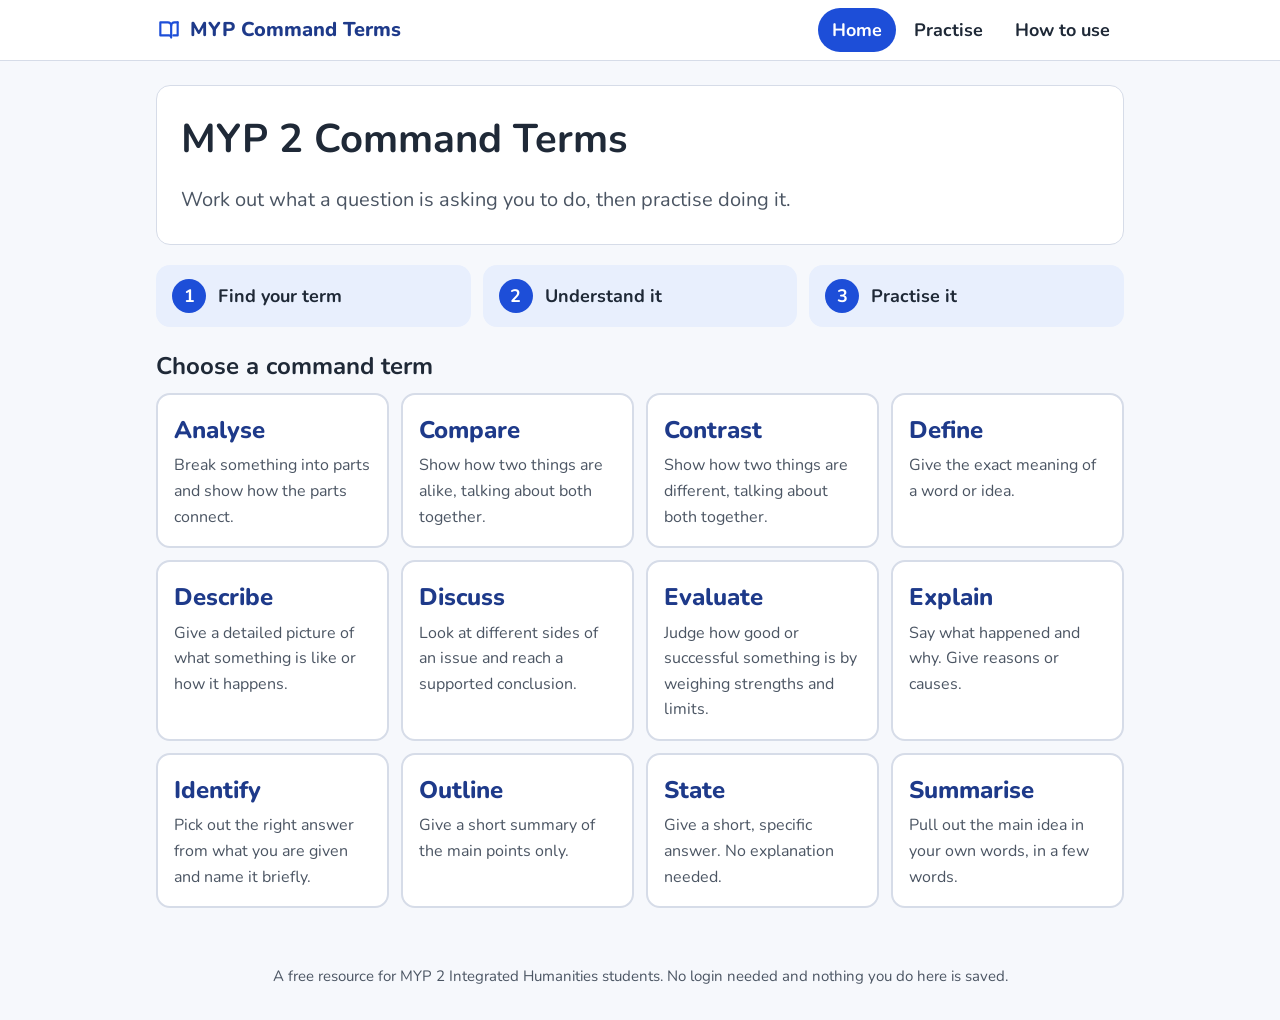
<file: index.html>
<!DOCTYPE html>
<html lang="en">
<head>
<meta charset="utf-8">
<meta name="viewport" content="width=device-width, initial-scale=1">
<title>MYP Command Terms</title>
<meta name="description" content="A free guide to MYP 2 Integrated Humanities command terms, with examples, model answers and practice.">
<link rel="preconnect" href="https://fonts.googleapis.com">
<link rel="preconnect" href="https://fonts.gstatic.com" crossorigin>
<link href="https://fonts.googleapis.com/css2?family=Nunito:wght@400;700;800&display=swap" rel="stylesheet">
<link rel="stylesheet" href="style.css">
</head>
<body data-page="home">
<header class="site-header" id="site-header"></header>
<main id="main">
<section class="hero"><h1>MYP 2 Command Terms</h1><p>Work out what a question is asking you to do, then practise doing it.</p></section>
<ol class="steps" aria-label="How to use this site"><li><span class="num">1</span>Find your term</li><li><span class="num">2</span>Understand it</li><li><span class="num">3</span>Practise it</li></ol>
<h2>Choose a command term</h2>
<ul class="grid" id="grid"></ul>
</main>
<footer class="site-footer" id="site-footer"></footer>
<script src="data.js"></script>
<script src="app.js"></script>
</body>
</html>
</file>
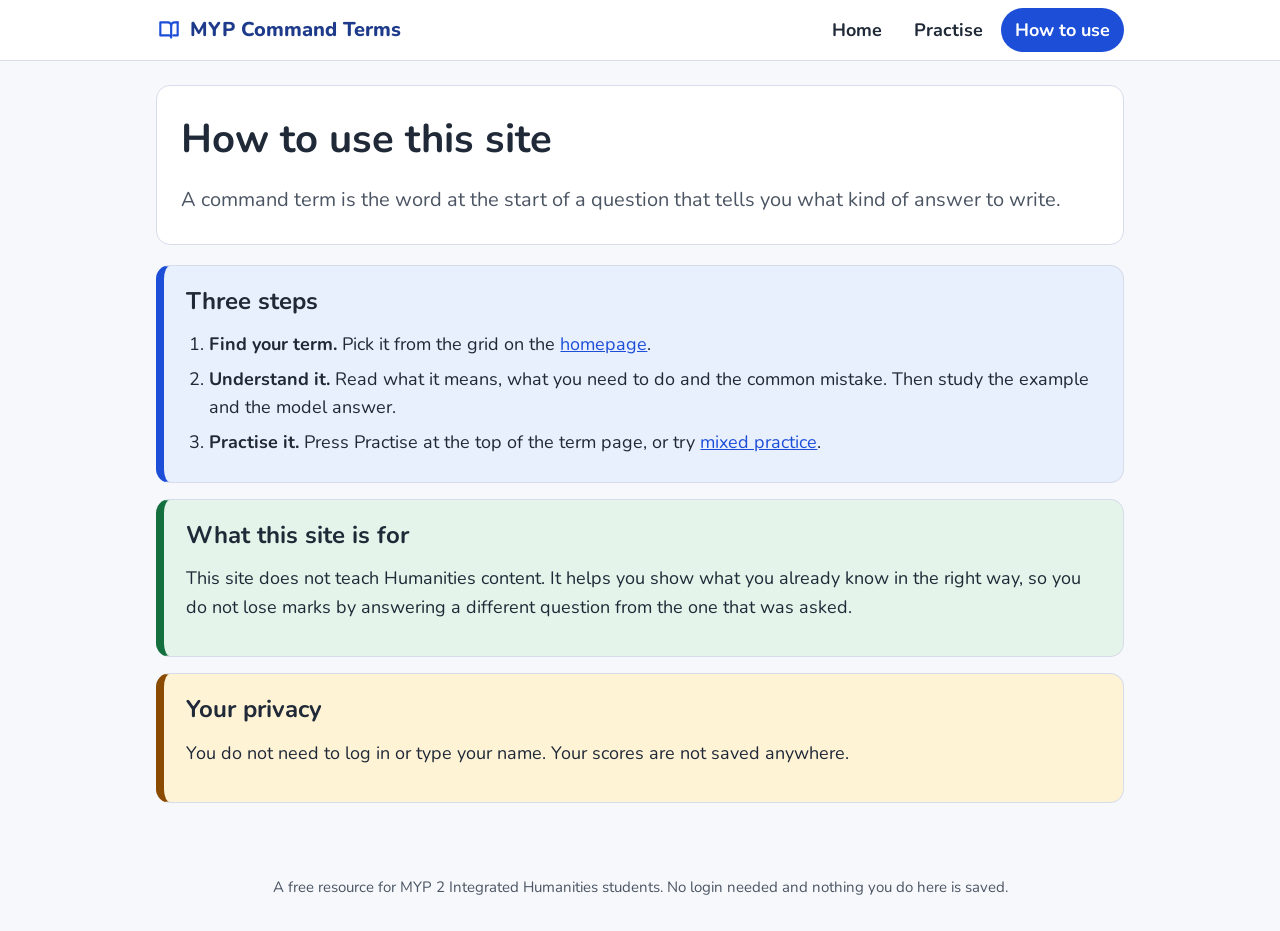
<file: how-to-use.html>
<!DOCTYPE html>
<html lang="en">
<head>
<meta charset="utf-8">
<meta name="viewport" content="width=device-width, initial-scale=1">
<title>How to use - MYP Command Terms</title>
<meta name="description" content="A free guide to MYP 2 Integrated Humanities command terms, with examples, model answers and practice.">
<link rel="preconnect" href="https://fonts.googleapis.com">
<link rel="preconnect" href="https://fonts.gstatic.com" crossorigin>
<link href="https://fonts.googleapis.com/css2?family=Nunito:wght@400;700;800&display=swap" rel="stylesheet">
<link rel="stylesheet" href="style.css">
</head>
<body data-page="how">
<header class="site-header" id="site-header"></header>
<main id="main">
<section class="hero"><h1>How to use this site</h1><p>A command term is the word at the start of a question that tells you what kind of answer to write.</p></section>
<section class="card blue"><h2>Three steps</h2><ol><li><strong>Find your term.</strong> Pick it from the grid on the <a href="index.html">homepage</a>.</li><li><strong>Understand it.</strong> Read what it means, what you need to do and the common mistake. Then study the example and the model answer.</li><li><strong>Practise it.</strong> Press Practise at the top of the term page, or try <a href="practice.html">mixed practice</a>.</li></ol></section>
<section class="card green"><h2>What this site is for</h2><p>This site does not teach Humanities content. It helps you show what you already know in the right way, so you do not lose marks by answering a different question from the one that was asked.</p></section>
<section class="card amber"><h2>Your privacy</h2><p>You do not need to log in or type your name. Your scores are not saved anywhere.</p></section>
</main>
<footer class="site-footer" id="site-footer"></footer>
<script src="data.js"></script>
<script src="app.js"></script>
</body>
</html>
</file>
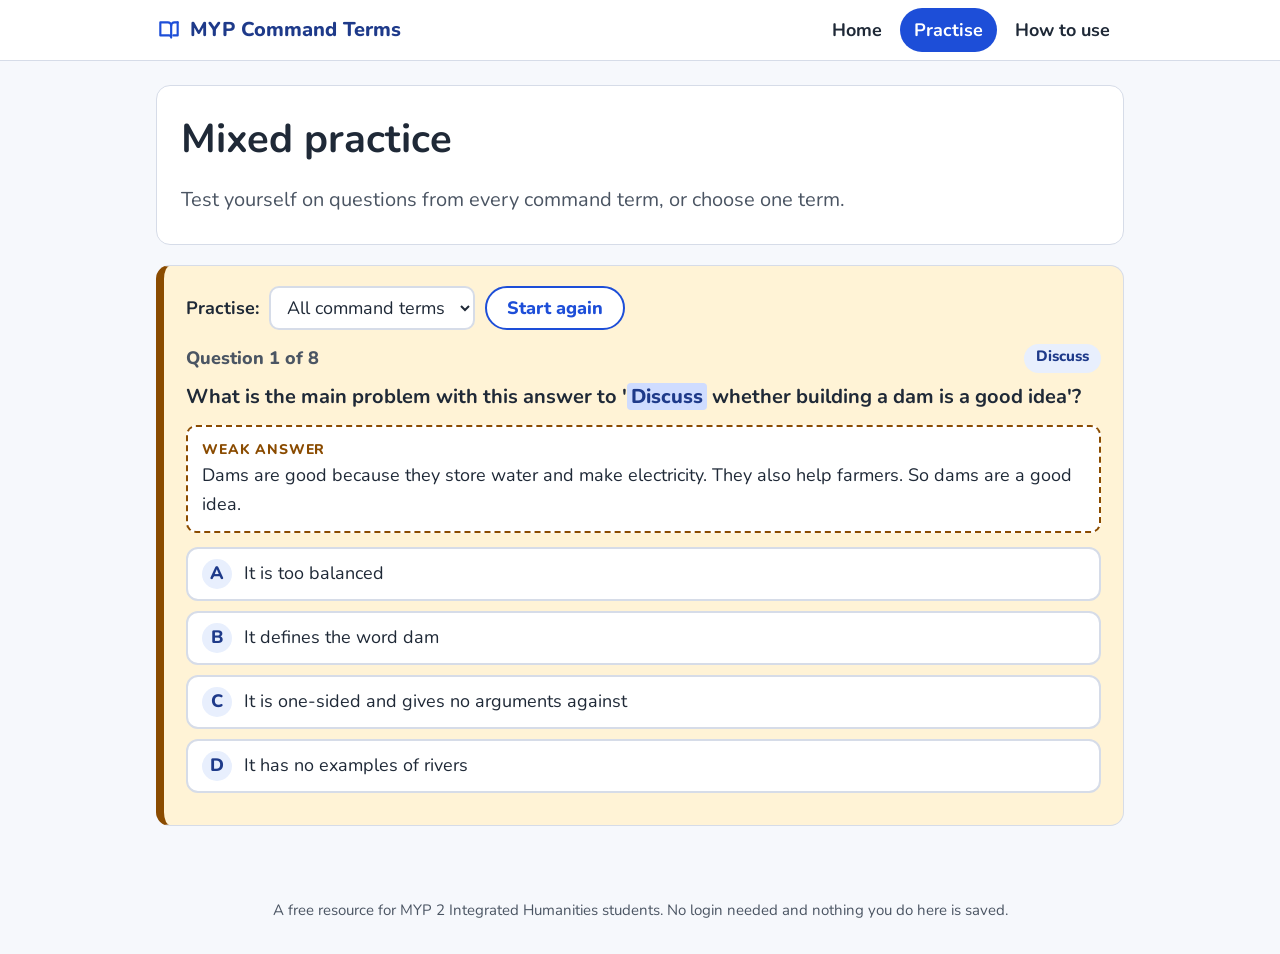
<file: practice.html>
<!DOCTYPE html>
<html lang="en">
<head>
<meta charset="utf-8">
<meta name="viewport" content="width=device-width, initial-scale=1">
<title>Mixed practice - MYP Command Terms</title>
<meta name="description" content="A free guide to MYP 2 Integrated Humanities command terms, with examples, model answers and practice.">
<link rel="preconnect" href="https://fonts.googleapis.com">
<link rel="preconnect" href="https://fonts.gstatic.com" crossorigin>
<link href="https://fonts.googleapis.com/css2?family=Nunito:wght@400;700;800&display=swap" rel="stylesheet">
<link rel="stylesheet" href="style.css">
</head>
<body data-page="practice">
<header class="site-header" id="site-header"></header>
<main id="main">
<section class="hero"><h1>Mixed practice</h1><p>Test yourself on questions from every command term, or choose one term.</p></section>
<section class="card amber" aria-label="Practice quiz"><div class="picker"><label for="scope"><strong>Practise:</strong></label><select id="scope"></select><button type="button" class="btn secondary" id="begin">Start again</button></div><div id="practice-quiz"></div></section>
</main>
<footer class="site-footer" id="site-footer"></footer>
<script src="data.js"></script>
<script src="app.js"></script>
</body>
</html>
</file>
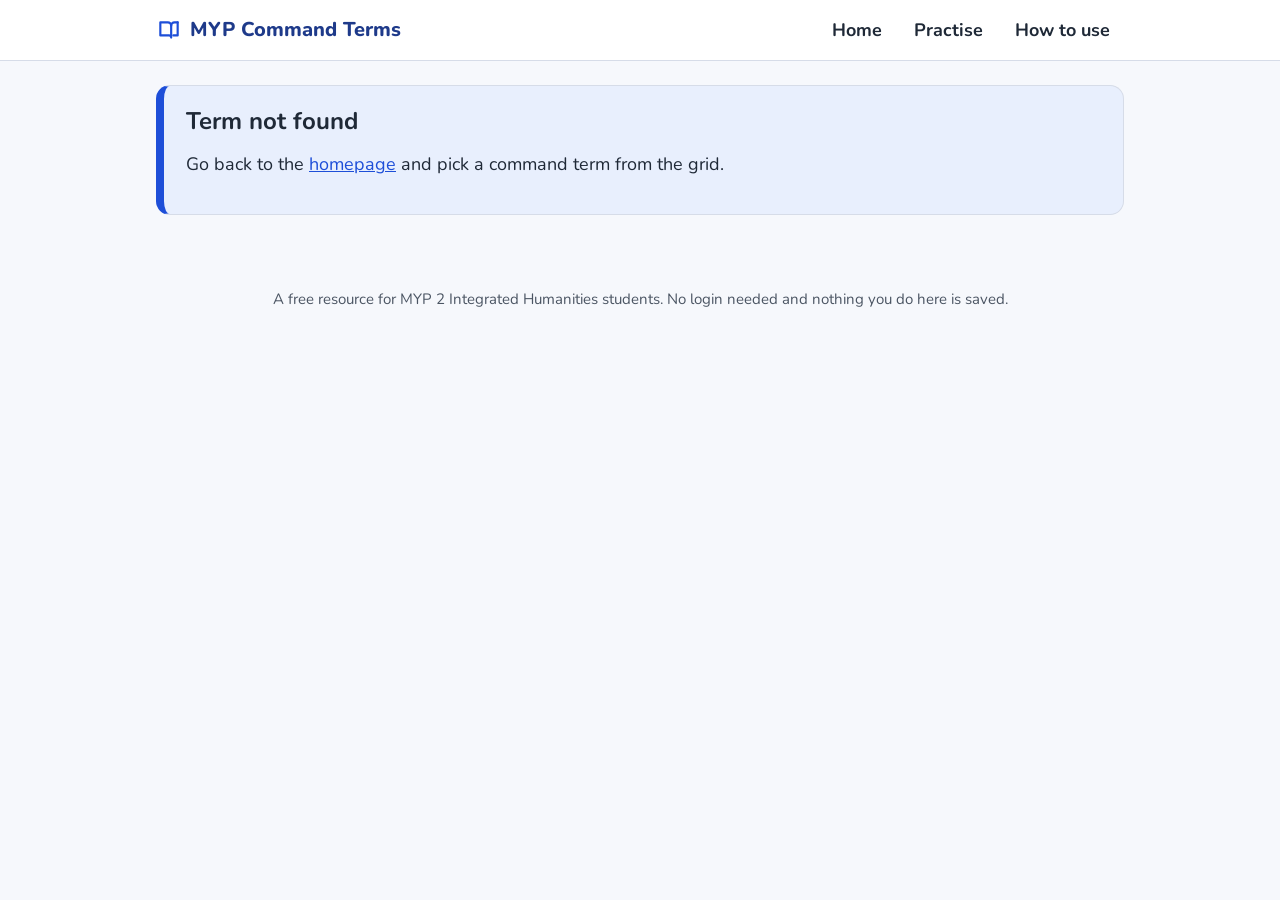
<file: term.html>
<!DOCTYPE html>
<html lang="en">
<head>
<meta charset="utf-8">
<meta name="viewport" content="width=device-width, initial-scale=1">
<title>Command term - MYP Command Terms</title>
<meta name="description" content="A free guide to MYP 2 Integrated Humanities command terms, with examples, model answers and practice.">
<link rel="preconnect" href="https://fonts.googleapis.com">
<link rel="preconnect" href="https://fonts.gstatic.com" crossorigin>
<link href="https://fonts.googleapis.com/css2?family=Nunito:wght@400;700;800&display=swap" rel="stylesheet">
<link rel="stylesheet" href="style.css">
</head>
<body data-page="term">
<header class="site-header" id="site-header"></header>
<main id="main">
<div id="term-root"></div><noscript>This website needs JavaScript to show the command terms.</noscript>
</main>
<footer class="site-footer" id="site-footer"></footer>
<script src="data.js"></script>
<script src="app.js"></script>
</body>
</html>
</file>
<file: style.css>
/* style.css - MYP 2 Command Terms
   Design tokens are kept at the top so colours and sizes are changed in one place.
   Main colours: blue (main), green (positive), amber (caution), plus neutrals. */
:root {
  --ink: #1f2937;
  --muted: #4b5563;
  --bg: #f6f8fc;
  --white: #ffffff;
  --line: #d6dce8;
  --blue: #1d4ed8;
  --blue-dark: #1e3a8a;
  --blue-tint: #e8effd;
  --green: #136f3e;
  --green-tint: #e5f4ea;
  --amber: #8a4b00;
  --amber-tint: #fff3d6;
  --radius: 14px;
  --font: 'Nunito', 'Segoe UI', system-ui, -apple-system, Arial, sans-serif;
}
* { box-sizing: border-box; }
html { scroll-behavior: smooth; }
@media (prefers-reduced-motion: reduce) { html { scroll-behavior: auto; } }
body { margin: 0; font-family: var(--font); font-size: 18px; line-height: 1.6; color: var(--ink); background: var(--bg); }
a { color: var(--blue); }
h1, h2, h3 { line-height: 1.25; margin: 0 0 .5em; }
h1 { font-size: clamp(28px, 5vw, 40px); }
h2 { font-size: 24px; }
p { margin: 0 0 .8em; }
:focus-visible { outline: 3px solid var(--blue); outline-offset: 2px; }

/* ---------- Navigation bar (same on every page) ---------- */
.site-header { background: var(--white); border-bottom: 1px solid var(--line); position: sticky; top: 0; z-index: 20; }
.nav { max-width: 1000px; margin: 0 auto; padding: 0 16px; display: flex; align-items: center; justify-content: space-between; gap: 12px; min-height: 60px; flex-wrap: wrap; }
.logo { font-weight: 800; font-size: 20px; color: var(--blue-dark); text-decoration: none; display: flex; align-items: center; gap: 8px; min-height: 44px; }
.logo svg { width: 26px; height: 26px; }
.nav-links { display: flex; gap: 4px; }
.nav-links a { display: inline-flex; align-items: center; min-height: 44px; padding: 0 14px; border-radius: 999px; text-decoration: none; color: var(--ink); font-weight: 700; }
.nav-links a:hover { background: var(--blue-tint); }
.nav-links a[aria-current="page"] { background: var(--blue); color: var(--white); }

main { max-width: 1000px; margin: 0 auto; padding: 24px 16px 56px; }

/* ---------- Buttons ---------- */
.btn { display: inline-flex; align-items: center; justify-content: center; min-height: 44px; padding: 0 20px; border-radius: 999px; border: 2px solid var(--blue); background: var(--blue); color: var(--white); font: inherit; font-weight: 800; cursor: pointer; text-decoration: none; }
.btn:hover { background: var(--blue-dark); border-color: var(--blue-dark); }
.btn.secondary { background: var(--white); color: var(--blue); }
.btn.secondary:hover { background: var(--blue-tint); }
.btn[disabled] { opacity: .55; cursor: not-allowed; }

/* ---------- Homepage ---------- */
.hero { background: var(--white); border: 1px solid var(--line); border-radius: var(--radius); padding: 28px 24px; margin-bottom: 20px; }
.hero p { font-size: 20px; color: var(--muted); margin-bottom: 0; }
.steps { list-style: none; display: grid; grid-template-columns: 1fr; gap: 12px; padding: 0; margin: 0 0 24px; }
.steps li { background: var(--blue-tint); border-radius: var(--radius); padding: 14px 16px; display: flex; align-items: center; gap: 12px; font-weight: 700; }
.steps .num { background: var(--blue); color: var(--white); width: 34px; height: 34px; border-radius: 50%; display: inline-flex; align-items: center; justify-content: center; flex: none; }
@media (min-width: 700px) { .steps { grid-template-columns: repeat(3, 1fr); } }
.grid { display: grid; grid-template-columns: repeat(2, 1fr); gap: 12px; list-style: none; padding: 0; margin: 0; }
@media (min-width: 640px) { .grid { grid-template-columns: repeat(3, 1fr); } }
@media (min-width: 900px) { .grid { grid-template-columns: repeat(4, 1fr); } }
.term-card { display: block; height: 100%; background: var(--white); border: 2px solid var(--line); border-radius: var(--radius); padding: 16px; text-decoration: none; color: var(--ink); }
.term-card:hover, .term-card:focus-visible { border-color: var(--blue); background: var(--blue-tint); }
.term-card .name { display: block; font-size: 24px; font-weight: 800; color: var(--blue-dark); }
.term-card .plain { display: block; font-size: 16px; color: var(--muted); margin-top: 4px; }

/* ---------- Term page ---------- */
.crumbs { font-size: 16px; margin-bottom: 12px; }
.term-header { background: var(--white); border: 1px solid var(--line); border-radius: var(--radius); padding: 24px; margin-bottom: 16px; }
.term-header .label { text-transform: uppercase; letter-spacing: .08em; font-size: 14px; font-weight: 800; color: var(--blue); margin-bottom: 4px; }
.term-header .plainline { font-size: 22px; color: var(--muted); margin: 0; }
.jumpbar { display: flex; gap: 8px; flex-wrap: wrap; position: sticky; top: 60px; z-index: 10; background: var(--bg); padding: 8px 0; margin-bottom: 8px; }
.jumpbar a { flex: 1 1 100px; text-align: center; }

.card { background: var(--white); border: 1px solid var(--line); border-left: 8px solid var(--blue); border-radius: var(--radius); padding: 20px 22px; margin-bottom: 16px; scroll-margin-top: 130px; }
.card h2 { display: flex; align-items: center; gap: 10px; margin-bottom: .6em; }
.card h2 svg { width: 28px; height: 28px; flex: none; }
.card.blue { background: var(--blue-tint); border-left-color: var(--blue); }
.card.green { background: var(--green-tint); border-left-color: var(--green); }
.card.amber { background: var(--amber-tint); border-left-color: var(--amber); }
.card ul, .card ol { margin: 0; padding-left: 1.3em; }
.card li { margin-bottom: .3em; }
.confused { margin-top: 12px; padding-top: 12px; border-top: 1px dashed var(--amber); }
mark.term { background: #cfdcff; color: var(--blue-dark); font-weight: 800; padding: 0 4px; border-radius: 4px; }
.exq { font-size: 20px; font-weight: 700; margin: 0; }

.model-row { display: grid; grid-template-columns: 1fr; gap: 6px; margin-bottom: 12px; }
.model-row .seg { background: var(--white); border: 1px solid var(--green); border-radius: 10px; padding: 10px 14px; margin: 0; }
.model-row .tag { margin: 0; font-size: 15px; font-weight: 800; color: var(--green); display: flex; align-items: center; gap: 6px; }
.model-row .tag::before { content: "\2192"; }
@media (min-width: 760px) { .model-row { grid-template-columns: 3fr 2fr; align-items: center; gap: 14px; } }

/* ---------- Quiz ---------- */
.quiz-meta { display: flex; justify-content: space-between; flex-wrap: wrap; gap: 8px; font-weight: 800; color: var(--muted); margin-bottom: 8px; }
.chip { background: var(--blue-tint); color: var(--blue-dark); border-radius: 999px; padding: 0 12px; font-size: 15px; font-weight: 800; }
.quiz-q { font-size: 20px; font-weight: 700; margin-bottom: 12px; }
.weak { background: var(--white); border: 2px dashed var(--amber); border-radius: 10px; padding: 12px 14px; margin: 0 0 14px; }
.weak .weak-label { display: block; font-size: 14px; font-weight: 800; text-transform: uppercase; letter-spacing: .06em; color: var(--amber); }
.options { display: grid; gap: 10px; margin-bottom: 12px; }
.opt { display: flex; align-items: flex-start; gap: 12px; width: 100%; text-align: left; min-height: 48px; padding: 10px 14px; background: var(--white); color: var(--ink); border: 2px solid var(--line); border-radius: 12px; font: inherit; cursor: pointer; }
.opt:hover:not([disabled]) { border-color: var(--blue); background: var(--blue-tint); }
.opt .letter { flex: none; width: 30px; height: 30px; border-radius: 50%; background: var(--blue-tint); color: var(--blue-dark); font-weight: 800; display: inline-flex; align-items: center; justify-content: center; }
.opt.correct { border-color: var(--green); background: var(--green-tint); }
.opt.wrong { border-color: var(--amber); background: var(--amber-tint); }
.opt .verdict { font-weight: 800; display: block; }
.opt.correct .verdict { color: var(--green); }
.opt.wrong .verdict { color: var(--amber); }
.opt[disabled] { cursor: default; }
.feedback { border-radius: 12px; padding: 12px 16px; margin-bottom: 12px; background: var(--white); border: 2px solid var(--line); }
.feedback.good { border-color: var(--green); }
.feedback.bad { border-color: var(--amber); }
.feedback strong { display: block; font-size: 19px; }
.feedback.good strong { color: var(--green); }
.feedback.bad strong { color: var(--amber); }
.score-big { font-size: 40px; font-weight: 800; color: var(--blue-dark); margin: 0; }
.actions { display: flex; gap: 10px; flex-wrap: wrap; margin-top: 8px; }
.pager { display: flex; justify-content: space-between; gap: 10px; flex-wrap: wrap; margin-top: 8px; }
.picker { display: flex; align-items: center; gap: 10px; flex-wrap: wrap; margin-bottom: 14px; }
select { font: inherit; min-height: 44px; padding: 0 12px; border: 2px solid var(--line); border-radius: 10px; background: var(--white); color: var(--ink); }
.site-footer { text-align: center; font-size: 15px; color: var(--muted); padding: 0 16px 32px; }
</file>
